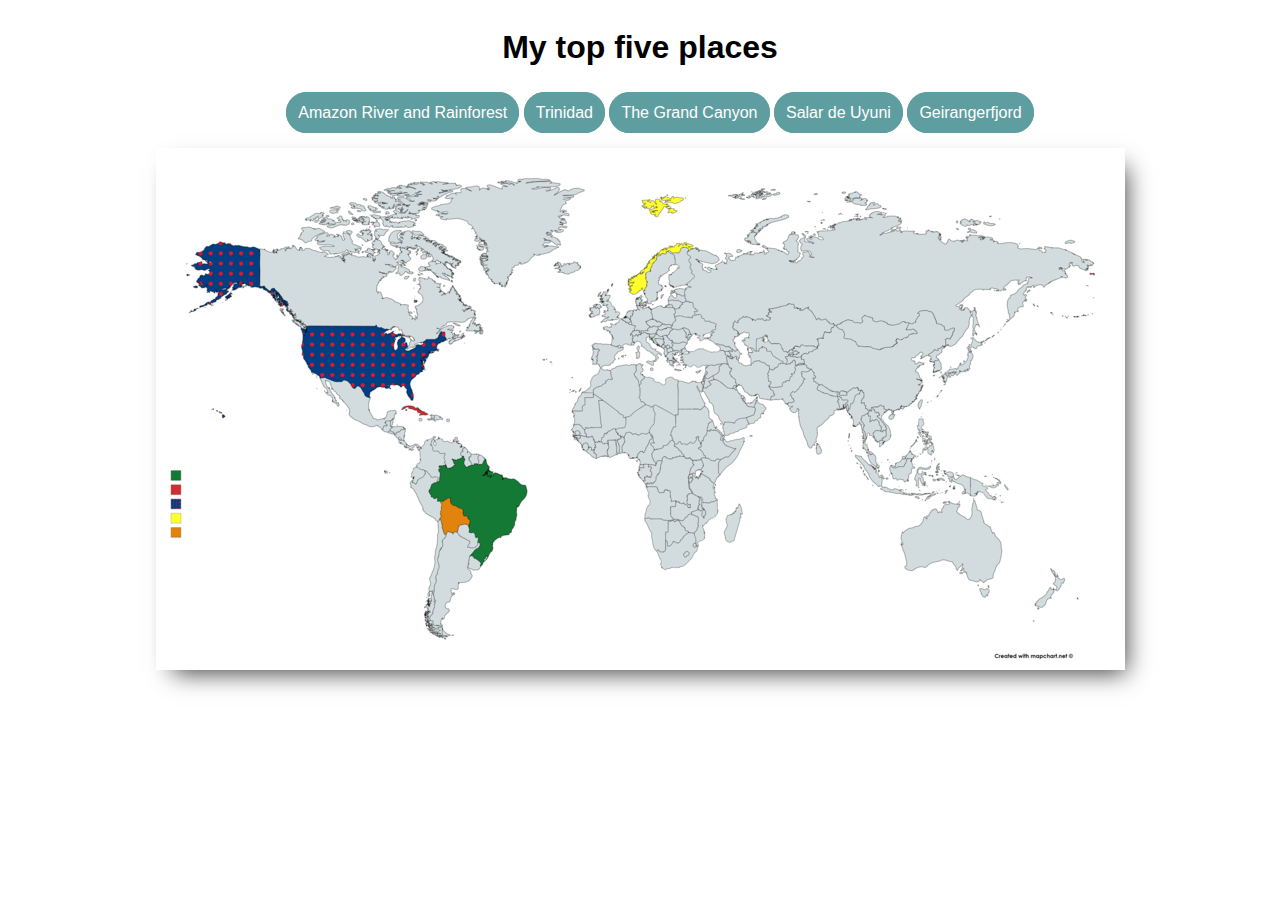
<file: index.html>
<!DOCTYPE html>
<html>
<head>
    <meta charset="UTF-8">
    <meta name="viewport" content="width=device-width, initial-scale=1.0">
    <link rel="stylesheet" href="styles.css">
    <title>My top five places</title>
</head>
<body>
    <div class="main-container">
        <h1>My top five places</h1>
        <div class="links-container">
            <ul>
                <a class="btn nav-btn" href="./places/amazon.html">Amazon River and Rainforest</a>
                <a class="btn nav-btn" href="./places/trinidad.html">Trinidad</a>
                <a class="btn nav-btn" href="./places/grandcanyon.html">The Grand Canyon</a>
                <a class="btn nav-btn" href="./places/salar.html">Salar de Uyuni</a>
                <a class="btn nav-btn" href="./places/norway.html">Geirangerfjord</a>
            </ul>
        </div>
        <img usemap="#image-map" src="./assets/map_resized2.png">
        <map name="image-map">
            <area target="" alt="USA" title="USA" href="./places/grandcanyon.html" coords="158,181,218,178,227,186,233,196,242,203,244,196,252,205,263,199,276,193,287,188,283,196,275,205,267,214,262,224,254,234,253,248,229,234,221,241,214,248,202,238,194,237,180,235,170,230,157,226,149,213,145,200,145,187,108,140,95,136,81,142,66,144,58,156,58,143,45,139,43,133,49,124,50,114,45,109,52,101,65,99,81,98,96,102,101,106,102,118,102,127,129,156,129,164" shape="poly">
            <area target="" alt="Brazil" title="Brazil" href="./places/amazon.html" coords="307,311,298,314,291,319,285,319,282,327,278,336,276,349,282,353,291,349,295,353,300,356,307,363,314,376,319,388,322,395,320,403,317,409,320,415,326,416,331,406,334,400,339,394,346,391,352,389,355,381,361,372,364,353,368,341,357,334,329,318" shape="poly">
            <area target="" alt="Bolivia" title="Bolivia" href="./places/salar.html" coords="284,358,285,371,288,382,296,381,304,376,311,376,312,367,304,358,297,355,292,352" shape="poly">
            <area target="" alt="Cuba" title="Cuba" href="./places/trinidad.html" coords="245,256,271,268" shape="rect">
            <area target="" alt="Norway" title="Norway" href="./places/norway.html" coords="490,119,480,126,473,133,474,140,480,144,488,139,497,113,503,108,514,100,518,104,529,98,539,99,519,96,499,103,503,61,498,68,496,61,490,56,500,49,515,47,525,50,517,60,507,57,498,91" shape="poly">
        </map>
    </div>
</body>
</html>
</file>
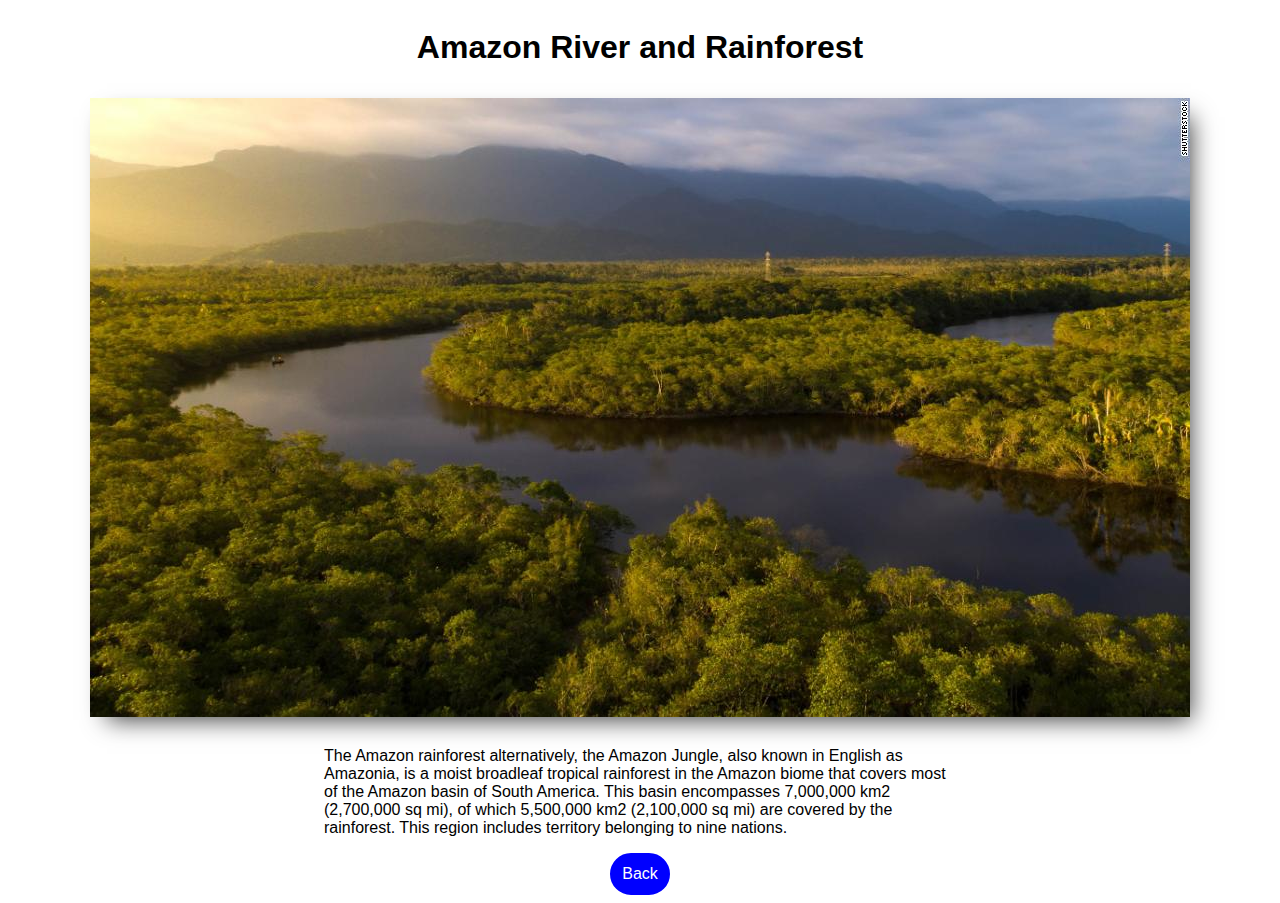
<file: places/amazon.html>
<!DOCTYPE html>
<html>
<head>
    <meta charset="UTF-8">
    <meta name="viewport" content="width=device-width, initial-scale=1.0">
    <link rel="stylesheet" href="../styles.css">
    <title>My top five places - Amazon River and Rainforest</title>
</head>
<body>
    <div class="main-container">
        <h1>Amazon River and Rainforest</h1>
        <img src="../assets/images/amazon.jpg">
        <p class="location-desc">
            The Amazon rainforest alternatively, the Amazon Jungle, also known in English as Amazonia, is a moist broadleaf tropical rainforest in the Amazon biome that covers most of the Amazon basin of South America. This basin encompasses 7,000,000 km2 (2,700,000 sq mi), of which 5,500,000 km2 (2,100,000 sq mi) are covered by the rainforest. This region includes territory belonging to nine nations.
        </p>
        <a class="btn" href="../index.html">Back</a>
    </div>
</body>
</html>
</file>
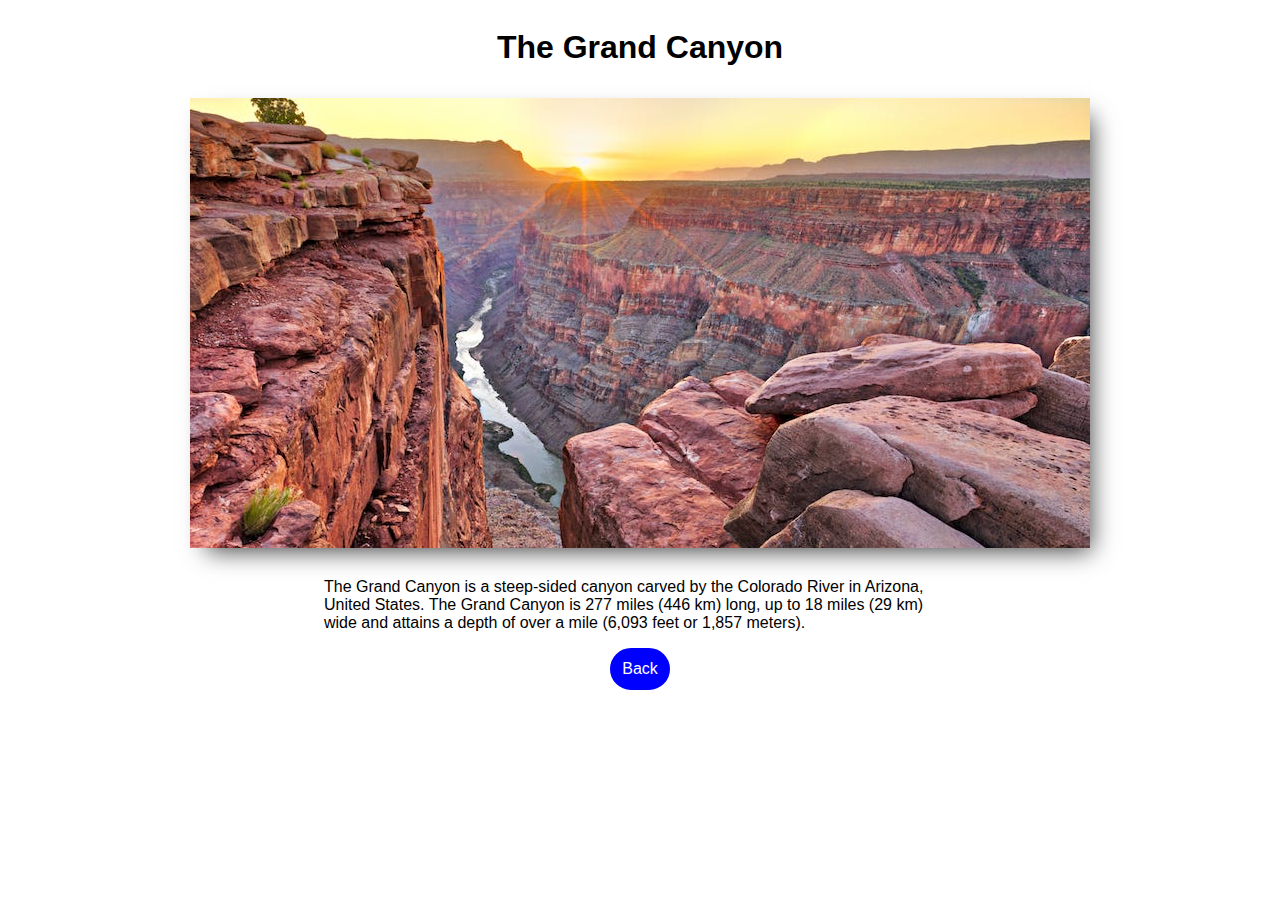
<file: places/grandcanyon.html>
<!DOCTYPE html>
<html>
<head>
    <meta charset="UTF-8">
    <meta name="viewport" content="width=device-width, initial-scale=1.0">
    <link rel="stylesheet" href="../styles.css">
    <title>My top five places - The Grand Canyon</title>
</head>
<body>
    <div class="main-container">
        <h1>The Grand Canyon</h1>
        <img src="../assets/images/grandcanyon.jpg">
        <p class="location-desc">
            The Grand Canyon is a steep-sided canyon carved by the Colorado River in Arizona, United States. The Grand Canyon is 277 miles (446 km) long, up to 18 miles (29 km) wide and attains a depth of over a mile (6,093 feet or 1,857 meters).
        </p>
        <a class="btn" href="../index.html">Back</a>
    </div>
</body>
</html>
</file>
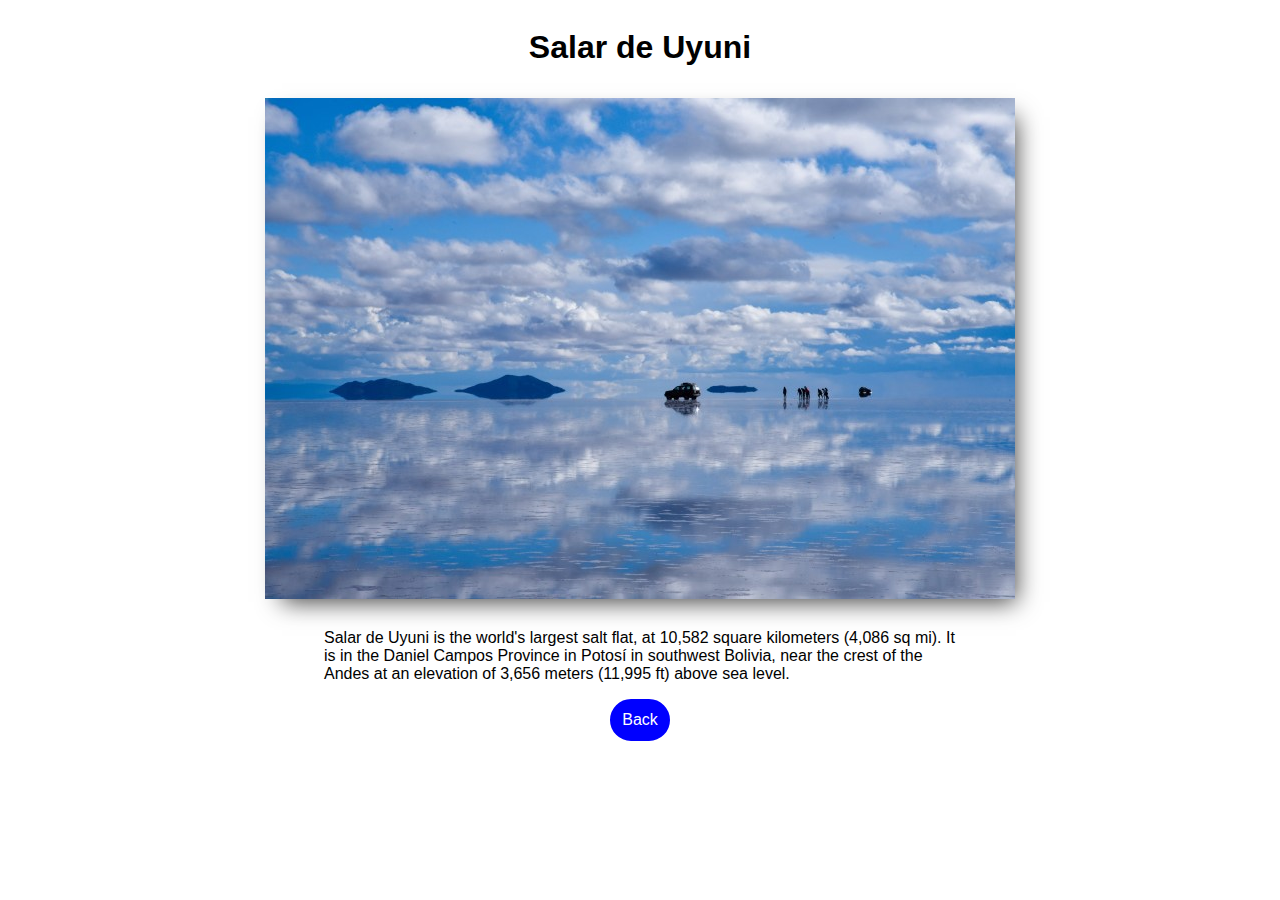
<file: places/salar.html>
<!DOCTYPE html>
<html>
<head>
    <meta charset="UTF-8">
    <meta name="viewport" content="width=device-width, initial-scale=1.0">
    <link rel="stylesheet" href="../styles.css">
    <title>My top five places - Salar de Uyuni</title>
</head>
<body>
    <div class="main-container">
        <h1>Salar de Uyuni</h1>
        <img src="../assets/images/salar.jpg">
        <p class="location-desc">
            Salar de Uyuni is the world's largest salt flat, at 10,582 square kilometers (4,086 sq mi). It is in the Daniel Campos Province in Potosí in southwest Bolivia, near the crest of the Andes at an elevation of 3,656 meters (11,995 ft) above sea level.
        </p>
        <a class="btn" href="../index.html">Back</a>
    </div>
</body>
</html>
</file>
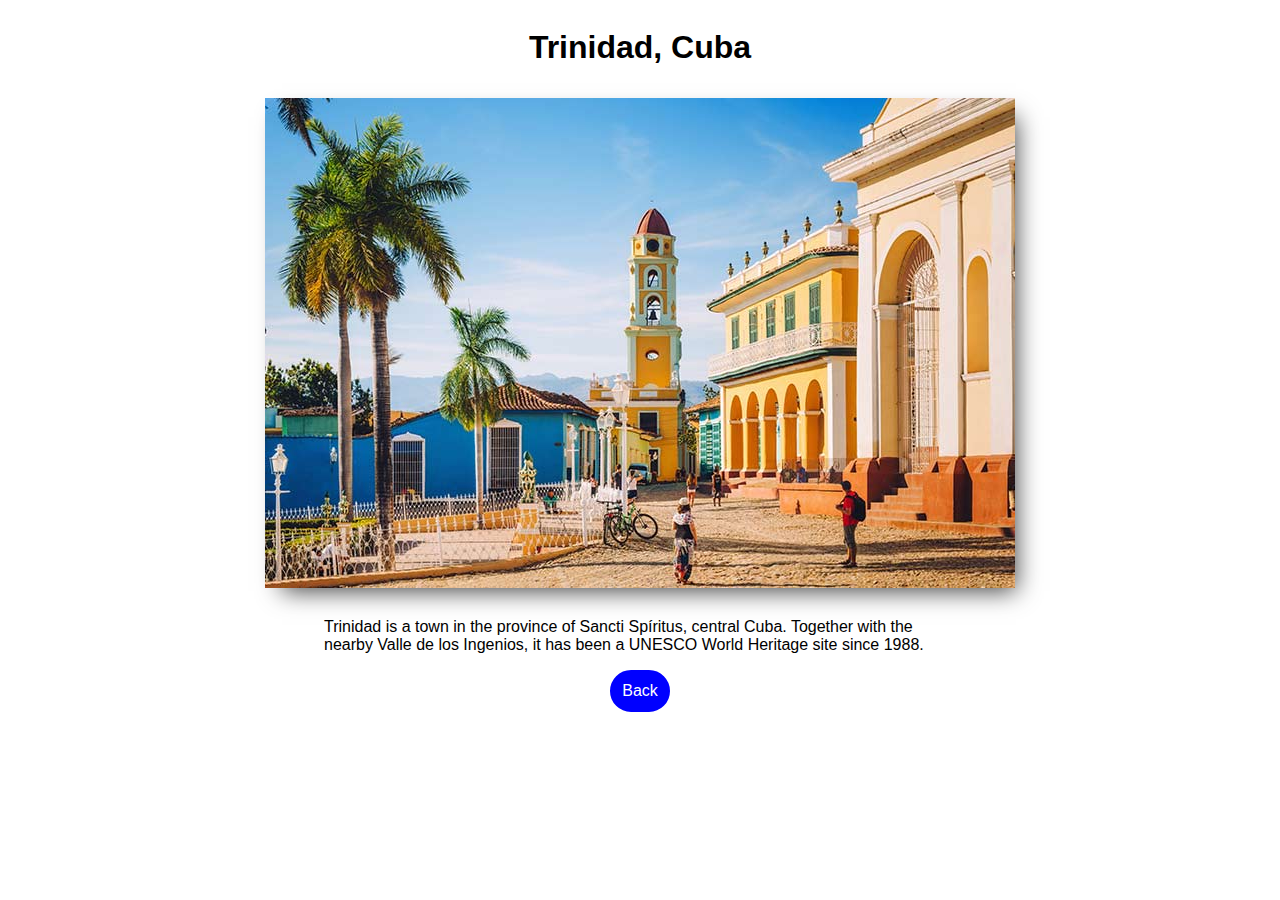
<file: places/trinidad.html>
<!DOCTYPE html>
<html>
<head>
    <meta charset="UTF-8">
    <meta name="viewport" content="width=device-width, initial-scale=1.0">
    <link rel="stylesheet" href="../styles.css">
    <title>My top five places - Trinidad, Cuba</title>
</head>
<body>
    <div class="main-container">
        <h1>Trinidad, Cuba</h1>
        <img src="../assets/images/trinidad.jpg">
        <p class="location-desc">
            Trinidad is a town in the province of Sancti Spíritus, central Cuba. Together with the nearby Valle de los Ingenios, it has been a UNESCO World Heritage site since 1988.
        </p>
        <a class="btn" href="../index.html">Back</a>
    </div>
</body>
</html>
</file>
<file: styles.css>
body {
    font-family: 'Lucida Sans', 'Lucida Sans Regular', 'Lucida Grande', 'Lucida Sans Unicode', Geneva, Verdana, sans-serif;
}

.main-container {
    display: flex;
    flex-direction: column;
    align-items: center;
    width: 100%;
    margin: auto;
}

.btn {
    all: unset;
    border: 2px solid blue;
    border-radius: 100px;
    background-color: blue;
    padding: 10px;
    color: white;
    margin: 10x;

}

img {
    box-shadow: 9px 11px 23px -8px rgba(0,0,0,0.75);
    margin-top: 10px;

}

.btn:hover {
    background-color: white;
    color: blue;
    cursor: pointer;
}

.nav-btn {
    background-color: cadetblue;
    border: 2px solid cadetblue;
    transition: 300ms;
    
}

.nav-btn:hover {
    background-color: white;
    color: cadetblue;
    transition: 300ms;
}

.map-container {
    display: flex;
    align-items: center;
    flex-direction: column;
    width: 100%;
    /* align-content: center; */

    border: 1px solid red;
}

.location-desc {
    max-width: 50%;
    margin-top: 30px;
    /* box-shadow: 9px 11px 23px -8px rgba(0,0,0,0.75); */
}
</file>
